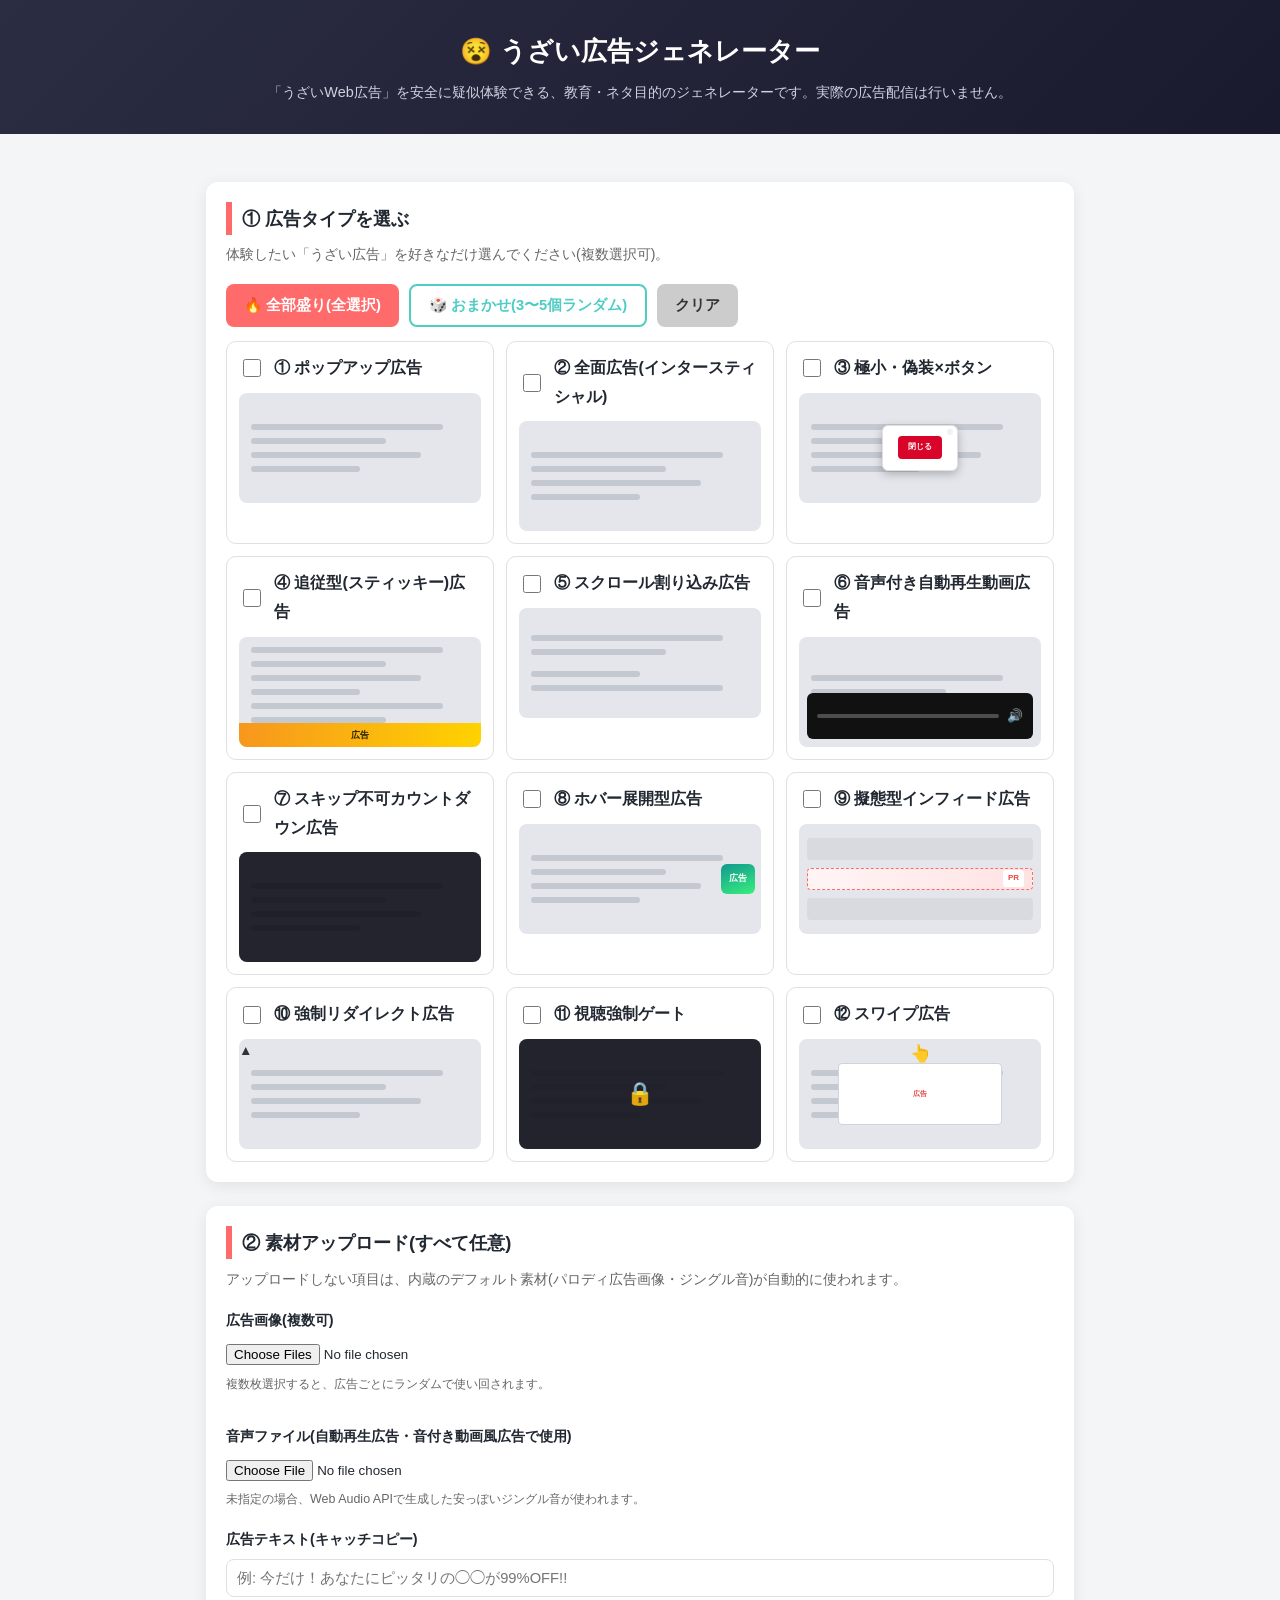
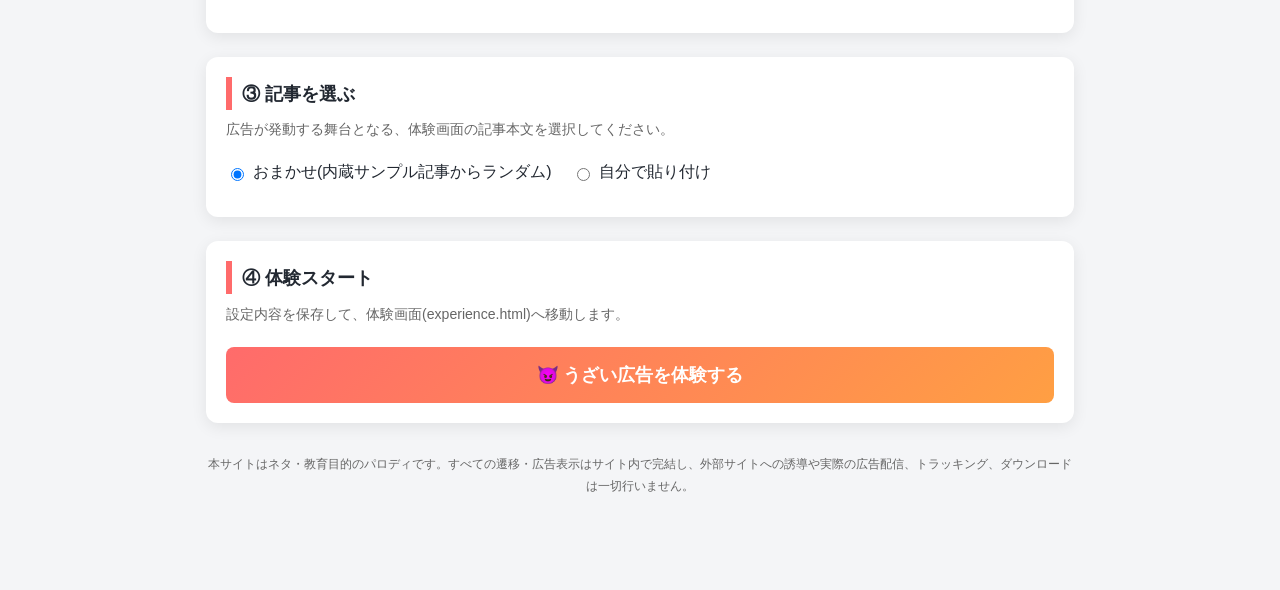
<file: index.html>
<!DOCTYPE html>
<html lang="ja">
<head>
<meta charset="UTF-8" />
<meta name="viewport" content="width=device-width, initial-scale=1.0" />
<title>うざい広告ジェネレーター</title>
<link rel="stylesheet" href="css/style.css" />
</head>
<body>

<header class="site-header">
  <h1>😵 うざい広告ジェネレーター</h1>
  <p>「うざいWeb広告」を安全に疑似体験できる、教育・ネタ目的のジェネレーターです。実際の広告配信は行いません。</p>
</header>

<main class="container">

  <!-- 1. 広告タイプ選択 -->
  <section class="section">
    <h2>① 広告タイプを選ぶ</h2>
    <p class="section-desc">体験したい「うざい広告」を好きなだけ選んでください(複数選択可)。</p>

    <div class="preset-buttons">
      <button type="button" id="btn-select-all" class="btn btn-primary">🔥 全部盛り(全選択)</button>
      <button type="button" id="btn-random" class="btn btn-outline">🎲 おまかせ(3〜5個ランダム)</button>
      <button type="button" id="btn-clear" class="btn" style="background:#ccc;color:#333;">クリア</button>
    </div>

    <div class="ad-type-list" id="ad-type-list">
      <!-- generator.js がここにチェックボックス群を描画する -->
    </div>
  </section>

  <!-- 2. 素材アップロード -->
  <section class="section">
    <h2>② 素材アップロード(すべて任意)</h2>
    <p class="section-desc">アップロードしない項目は、内蔵のデフォルト素材(パロディ広告画像・ジングル音)が自動的に使われます。</p>

    <div class="form-row">
      <label class="field-label" for="input-images">広告画像(複数可)</label>
      <input type="file" id="input-images" accept="image/*" multiple />
      <p class="file-hint">複数枚選択すると、広告ごとにランダムで使い回されます。</p>
      <div class="thumb-row" id="image-thumbs"></div>
    </div>

    <div class="form-row">
      <label class="field-label" for="input-audio">音声ファイル(自動再生広告・音付き動画風広告で使用)</label>
      <input type="file" id="input-audio" accept="audio/*" />
      <p class="file-hint" id="audio-hint">未指定の場合、Web Audio APIで生成した安っぽいジングル音が使われます。</p>
    </div>

    <div class="form-row">
      <label class="field-label" for="input-text">広告テキスト(キャッチコピー)</label>
      <input type="text" id="input-text" placeholder="例: 今だけ！あなたにピッタリの◯◯が99%OFF!!" maxlength="80" />
    </div>

    <div class="warning-box" id="size-warning">
      ⚠ アップロードされた素材の合計サイズが大きすぎたため、一部の素材をデフォルトに置き換えました。
    </div>
  </section>

  <!-- 3. 記事選択 -->
  <section class="section">
    <h2>③ 記事を選ぶ</h2>
    <p class="section-desc">広告が発動する舞台となる、体験画面の記事本文を選択してください。</p>

    <div class="radio-row">
      <label><input type="radio" name="article-mode" value="random" checked /> おまかせ(内蔵サンプル記事からランダム)</label>
      <label><input type="radio" name="article-mode" value="custom" /> 自分で貼り付け</label>
    </div>

    <div class="form-row" id="custom-article-row" style="display:none;">
      <label class="field-label" for="input-custom-article">記事本文(改行で段落分けされます)</label>
      <textarea id="input-custom-article" placeholder="ここに好きな文章を貼り付けてください。"></textarea>
    </div>
  </section>

  <!-- 4. 体験開始 -->
  <section class="section">
    <h2>④ 体験スタート</h2>
    <p class="section-desc">設定内容を保存して、体験画面(experience.html)へ移動します。</p>
    <button type="button" id="btn-start" class="btn btn-large">😈 うざい広告を体験する</button>
  </section>

  <p class="footer-note">
    本サイトはネタ・教育目的のパロディです。すべての遷移・広告表示はサイト内で完結し、外部サイトへの誘導や実際の広告配信、トラッキング、ダウンロードは一切行いません。
  </p>
</main>

<script src="js/generator.js"></script>
</body>
</html>
</file>
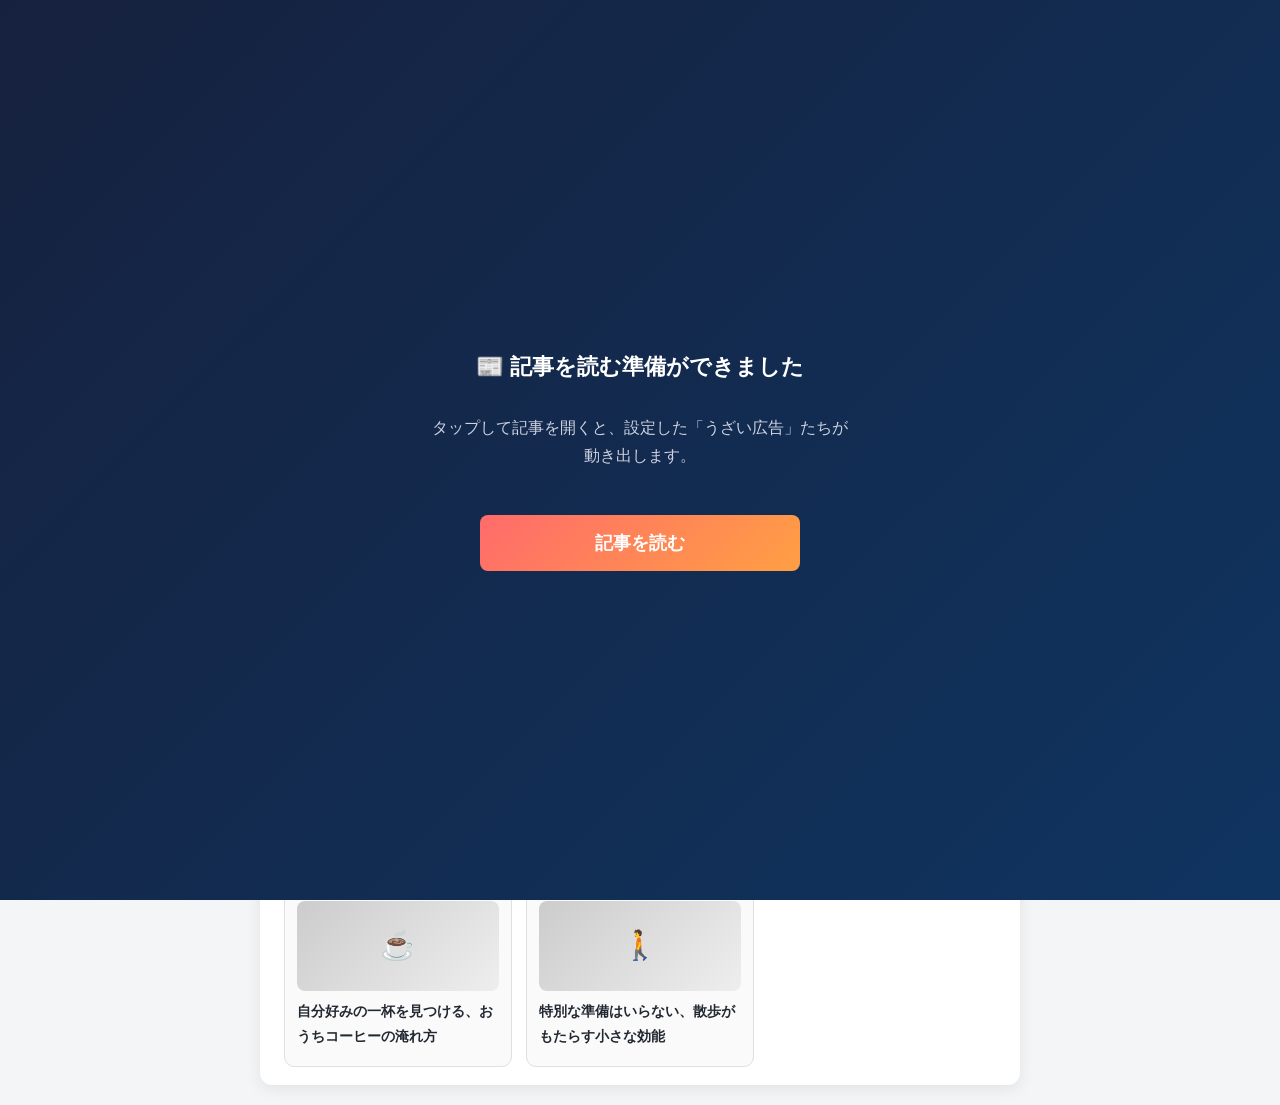
<file: experience.html>
<!DOCTYPE html>
<html lang="ja">
<head>
<meta charset="UTF-8" />
<meta name="viewport" content="width=device-width, initial-scale=1.0" />
<title>体験画面 | うざい広告ジェネレーター</title>
<link rel="stylesheet" href="css/style.css" />
</head>
<body>

<div class="exp-topbar">
  <span id="active-ad-count">広告 読み込み中…</span>
  <a href="index.html">⚙ 設定に戻る</a>
</div>

<!-- 記事タップ用の軽いオーバーレイ。
     音声自動再生の許可を得るためのユーザージェスチャとして機能させる。 -->
<div class="start-overlay" id="start-overlay">
  <h2>📰 記事を読む準備ができました</h2>
  <p>タップして記事を開くと、設定した「うざい広告」たちが動き出します。</p>
  <button type="button" class="btn btn-large" id="start-overlay-btn" style="max-width:320px;">記事を読む</button>
</div>

<div class="exp-layout">
  <div class="exp-main-col">
    <article class="exp-article" id="article-content">
      <!-- experience.js がここに記事タイトル・本文・広告スロットを描画する -->
    </article>

    <section class="exp-article" style="padding:18px 24px;">
      <h2 style="font-size:1.05rem;">おすすめ記事</h2>
      <div class="recommend-list" id="recommend-list"></div>
    </section>
  </div>

  <!-- ホバー展開型広告(選択時のみ)がここに挿入される。
       CSSの :empty で非選択時に非表示にするため、タグ内は空のままにすること -->
  <aside class="exp-side-col" id="side-col"></aside>
</div>

<script src="js/articles.js"></script>
<script src="js/ads.js"></script>
<script>
  /**
   * experience.html のメインスクリプト。
   * - sessionStorageから設定を読み込み
   * - 記事本文を描画(内蔵サンプル or ユーザー貼り付け)
   * - おすすめ記事リストを描画
   * - 開始オーバーレイのタップをトリガーに、選択された広告タイプの
   *   init〜Ad関数をAdTypesレジストリ経由で呼び出す
   */

  const DEFAULT_CONFIG = {
    adTypes: ["popup", "sticky"],
    images: [],
    audio: null,
    adText: "",
    articleMode: "random",
    customArticle: "",
  };

  function getConfigOrDefault() {
    const loaded = window.loadUzaAdConfig();
    if (loaded && Array.isArray(loaded.adTypes) && loaded.adTypes.length > 0) {
      return loaded;
    }
    // index.htmlを経由せず直接開かれた場合などのフォールバック
    return DEFAULT_CONFIG;
  }

  function pickArticle(config) {
    if (config.articleMode === "custom" && config.customArticle && config.customArticle.trim() !== "") {
      const paragraphs = config.customArticle
        .split(/\n+/)
        .map((s) => s.trim())
        .filter((s) => s.length > 0);
      return { title: "あなたが貼り付けた記事", body: paragraphs.length > 0 ? paragraphs : [config.customArticle] };
    }
    const list = window.ARTICLES || [];
    const picked = list[Math.floor(Math.random() * list.length)];
    return picked || { title: "サンプル記事", body: ["記事データを読み込めませんでした。"] };
  }

  /** 記事本文を描画し、広告を差し込むためのスロット要素を用意する */
  function renderArticle(container, article) {
    const h1 = document.createElement("h1");
    h1.textContent = article.title;
    container.appendChild(h1);

    const paragraphs = article.body;
    const n = paragraphs.length;
    const videoAt = Math.min(n - 1, Math.max(0, Math.floor(n / 4)));
    const scroll1At = Math.min(n - 1, Math.max(videoAt, Math.floor((n * 2) / 5)));
    const scroll2At = Math.min(n - 1, Math.max(scroll1At, Math.floor((n * 4) / 5)));

    const scrollSlots = [];
    let videoAdSlot = null;

    paragraphs.forEach((text, idx) => {
      const p = document.createElement("p");
      p.textContent = text;
      container.appendChild(p);

      if (idx === videoAt && !videoAdSlot) {
        videoAdSlot = document.createElement("div");
        videoAdSlot.id = "video-ad-slot";
        container.appendChild(videoAdSlot);
      }
      if (idx === scroll1At) {
        const slot = document.createElement("div");
        slot.className = "scroll-ad-slot";
        container.appendChild(slot);
        scrollSlots.push(slot);
      }
      if (idx === scroll2At && scroll2At !== scroll1At) {
        const slot = document.createElement("div");
        slot.className = "scroll-ad-slot";
        container.appendChild(slot);
        scrollSlots.push(slot);
      }
    });

    if (!videoAdSlot) {
      videoAdSlot = document.createElement("div");
      videoAdSlot.id = "video-ad-slot";
      container.appendChild(videoAdSlot);
    }

    return { scrollSlots, videoAdSlot };
  }

  /** 「本物」のおすすめ記事リンクをいくつか描画する(擬態型広告の紛れ込み先になる) */
  function renderRecommendList(listEl, currentTitle) {
    const genuineTitles = [
      { emoji: "☕", title: "自分好みの一杯を見つける、おうちコーヒーの淹れ方" },
      { emoji: "🐈", title: "気ままに見えて実は繊細? 猫の行動から読み解く気持ち" },
      { emoji: "🚶", title: "特別な準備はいらない、散歩がもたらす小さな効能" },
    ].filter((a) => a.title !== currentTitle);

    listEl.innerHTML = "";
    genuineTitles.forEach((item) => {
      const a = document.createElement("a");
      a.href = "javascript:void(0);";
      a.className = "recommend-item";
      a.innerHTML = `
        <div class="recommend-thumb">${item.emoji}</div>
        <div class="recommend-title">${item.title}</div>
      `;
      a.addEventListener("click", (e) => e.preventDefault());
      listEl.appendChild(a);
    });
  }

  function updateActiveAdCount(count) {
    document.getElementById("active-ad-count").textContent = `発動中の広告タイプ: ${count}種類`;
  }

  document.addEventListener("DOMContentLoaded", () => {
    const config = getConfigOrDefault();
    const article = pickArticle(config);

    const articleContainer = document.getElementById("article-content");
    const { scrollSlots, videoAdSlot } = renderArticle(articleContainer, article);

    const recommendList = document.getElementById("recommend-list");
    renderRecommendList(recommendList, article.title);

    updateActiveAdCount(config.adTypes.length);

    const ctx = {
      articleContainer,
      sideCol: document.getElementById("side-col"),
      recommendList,
      scrollSlots,
      videoAdSlot,
    };

    // 開始オーバーレイをタップしたら、選択された広告タイプを一斉に起動する
    const overlay = document.getElementById("start-overlay");
    document.getElementById("start-overlay-btn").addEventListener("click", () => {
      overlay.style.display = "none";
      window.unlockUzaAudio();

      config.adTypes.forEach((typeId) => {
        const initFn = window.AdTypes[typeId];
        if (typeof initFn === "function") {
          try {
            initFn(config, ctx);
          } catch (e) {
            console.warn(`広告タイプ "${typeId}" の初期化に失敗しました:`, e);
          }
        }
      });
    });
  });
</script>
</body>
</html>
</file>
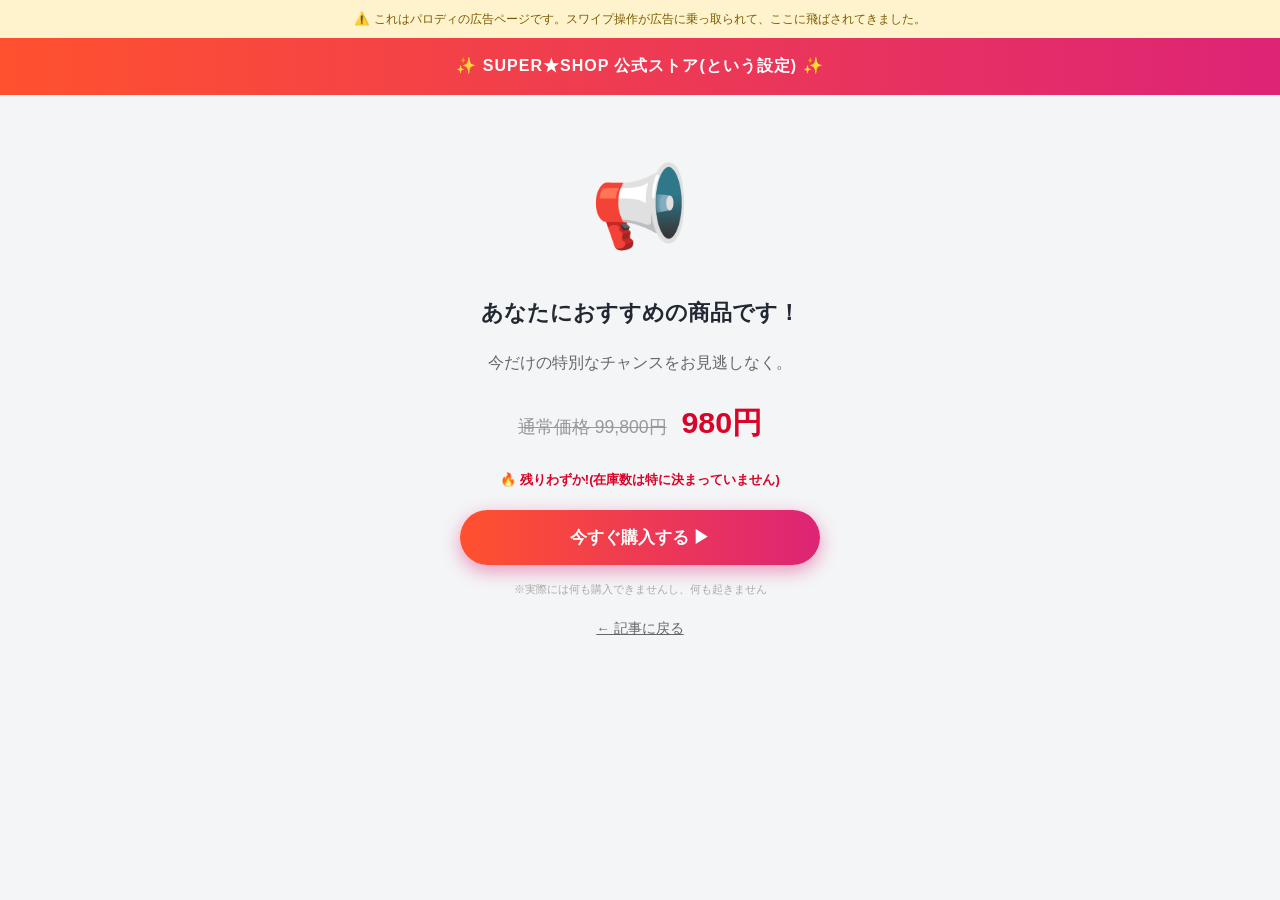
<file: swipe-lp.html>
<!DOCTYPE html>
<html lang="ja">
<head>
<meta charset="UTF-8" />
<meta name="viewport" content="width=device-width, initial-scale=1.0" />
<title>【公式】特別キャンペーン | うざい広告ジェネレーター(パロディ)</title>
<link rel="stylesheet" href="css/style.css" />
</head>
<body>

<div class="swipelp-notice">⚠️ これはパロディの広告ページです。スワイプ操作が広告に乗っ取られて、ここに飛ばされてきました。</div>

<header class="swipelp-header">✨ SUPER★SHOP 公式ストア(という設定) ✨</header>

<main class="swipelp-body">
  <div id="lp-media" class="swipelp-emoji">📢</div>
  <h1 id="lp-title" style="font-size:1.35rem;">あなたにおすすめの商品です！</h1>
  <p id="lp-desc" style="color:var(--color-text-sub);">今だけの特別なチャンスをお見逃しなく。</p>

  <div class="swipelp-price">
    <span class="old">通常価格 99,800円</span>
    <span class="new">980円</span>
  </div>
  <div class="swipelp-stock">🔥 残りわずか!(在庫数は特に決まっていません)</div>

  <button type="button" class="swipelp-cta" id="lp-cta-btn">今すぐ購入する ▶</button>
  <div style="font-size:0.7rem;color:#aaa;">※実際には何も購入できませんし、何も起きません</div>

  <a href="javascript:void(0);" class="swipelp-back" id="lp-back-btn">← 記事に戻る</a>
</main>

<script>
  // 体験画面から渡されたクリエイティブがあれば差し替える
  (function () {
    try {
      const raw = sessionStorage.getItem("uzaSwipeLpCreative");
      if (raw) {
        const c = JSON.parse(raw);
        if (c.imageSrc) {
          const img = document.createElement("img");
          img.src = c.imageSrc;
          img.alt = "広告画像";
          img.className = "swipelp-img";
          document.getElementById("lp-media").replaceWith(img);
        } else if (c.emoji) {
          document.getElementById("lp-media").textContent = c.emoji;
        }
        if (c.title) document.getElementById("lp-title").textContent = c.title;
        if (c.desc) document.getElementById("lp-desc").textContent = c.desc;
      }
    } catch (e) {
      /* 読めなければデフォルト表示のまま */
    }

    // 購入ボタンはお約束のtrap.htmlへ(サイト内で完結)
    document.getElementById("lp-cta-btn").addEventListener("click", function () {
      location.href = "trap.html";
    });

    // 記事に戻る(履歴がない場合は体験画面へ)
    document.getElementById("lp-back-btn").addEventListener("click", function () {
      if (history.length > 1) {
        history.back();
      } else {
        location.href = "experience.html";
      }
    });
  })();
</script>
</body>
</html>
</file>
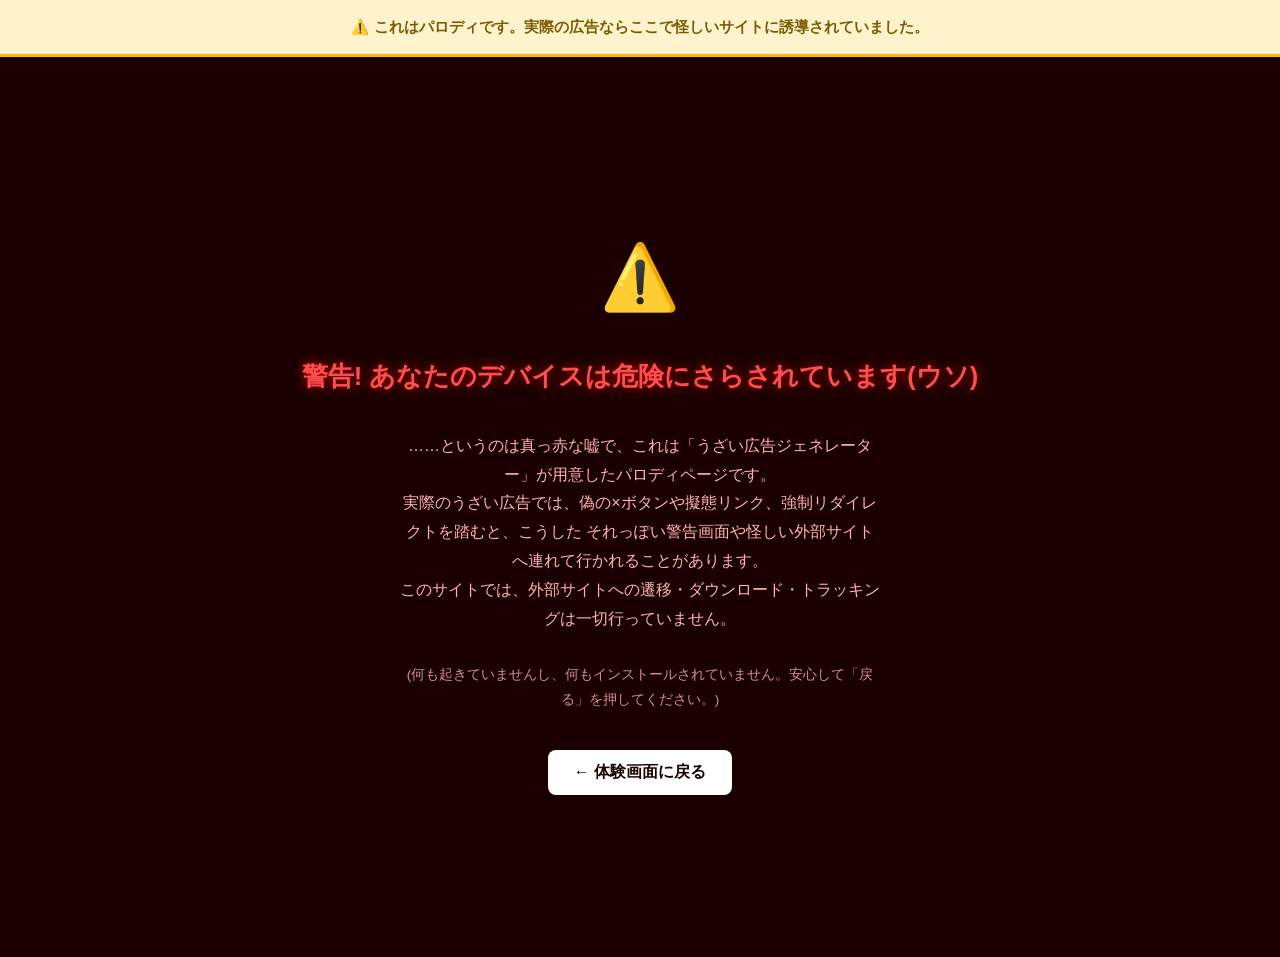
<file: trap.html>
<!DOCTYPE html>
<html lang="ja">
<head>
<meta charset="UTF-8" />
<meta name="viewport" content="width=device-width, initial-scale=1.0" />
<title>警告!? | うざい広告ジェネレーター(パロディ)</title>
<link rel="stylesheet" href="css/style.css" />
</head>
<body>

<div class="trap-disclaimer">
  ⚠️ これはパロディです。実際の広告ならここで怪しいサイトに誘導されていました。
</div>

<div class="trap-body">
  <div class="trap-warning-icon">⚠️</div>
  <h1>警告! あなたのデバイスは危険にさらされています(ウソ)</h1>
  <p>
    ……というのは真っ赤な嘘で、これは「うざい広告ジェネレーター」が用意したパロディページです。<br />
    実際のうざい広告では、偽の×ボタンや擬態リンク、強制リダイレクトを踏むと、こうした
    それっぽい警告画面や怪しい外部サイトへ連れて行かれることがあります。<br />
    このサイトでは、外部サイトへの遷移・ダウンロード・トラッキングは一切行っていません。
  </p>
  <p style="font-size:0.85rem;opacity:0.8;">
    (何も起きていませんし、何もインストールされていません。安心して「戻る」を押してください。)
  </p>
  <button type="button" class="trap-back-btn" onclick="location.href='experience.html'">← 体験画面に戻る</button>
</div>

</body>
</html>
</file>
<file: css/style.css>
/* ==========================================================
   うざい広告ジェネレーター - 共通スタイルシート
   index.html / experience.html / trap.html で共有する。
   外部フォント・外部CDNは一切使用せず、システムフォントのみ。
   ========================================================== */

:root {
  --color-bg: #f4f5f7;
  --color-surface: #ffffff;
  --color-text: #222831;
  --color-text-sub: #666;
  --color-primary: #ff6b6b;
  --color-primary-dark: #e84545;
  --color-accent: #4ecdc4;
  --color-warning: #ffb703;
  --color-danger: #d90429;
  --color-border: #e0e0e0;
  --shadow-soft: 0 4px 16px rgba(0, 0, 0, 0.08);
  --radius: 12px;
  --font-main: "Hiragino Sans", "Hiragino Kaku Gothic ProN", "Yu Gothic",
    "Meiryo", -apple-system, BlinkMacSystemFont, "Segoe UI", sans-serif;
}

* {
  box-sizing: border-box;
}

html,
body {
  margin: 0;
  padding: 0;
  font-family: var(--font-main);
  background: var(--color-bg);
  color: var(--color-text);
  line-height: 1.8;
}

/* overflow-x は html だけに設定する。html/body 両方に設定すると
   CSSの仕様(overflow-x/overflow-yの片方が非visibleだと、もう片方の
   'visible' は 'auto' に補正される)により body 側にも overflow-y:auto
   の見えないスクロールコンテナが生まれてしまい、body配下の全ての
   position: sticky 要素(.exp-topbar 等)が効かなくなる副作用があった。
   html 側だけに絞ることで、その補正はルート要素→ビューポートへの
   伝播で吸収され、sticky はビューポート基準で正しく機能する。 */
html {
  overflow-x: hidden;
}

a {
  color: var(--color-primary-dark);
}

img {
  max-width: 100%;
  display: block;
}

button {
  font-family: inherit;
  cursor: pointer;
}

.container {
  max-width: 900px;
  margin: 0 auto;
  padding: 24px 16px 80px;
}

/* ---------- ヘッダー共通 ---------- */
.site-header {
  background: linear-gradient(135deg, #2b2d42, #1a1a2e);
  color: #fff;
  padding: 28px 16px;
  text-align: center;
}

.site-header h1 {
  margin: 0 0 6px;
  font-size: 1.6rem;
}

.site-header p {
  margin: 0;
  color: #cfd2e0;
  font-size: 0.9rem;
}

/* ---------- セクション ---------- */
.section {
  background: var(--color-surface);
  border-radius: var(--radius);
  box-shadow: var(--shadow-soft);
  padding: 20px;
  margin-top: 24px;
}

.section h2 {
  margin-top: 0;
  font-size: 1.15rem;
  border-left: 6px solid var(--color-primary);
  padding-left: 10px;
}

.section-desc {
  color: var(--color-text-sub);
  font-size: 0.88rem;
  margin-top: -8px;
  margin-bottom: 16px;
}

/* ---------- 広告タイプ選択 ---------- */
.ad-type-list {
  display: grid;
  grid-template-columns: repeat(auto-fill, minmax(260px, 1fr));
  gap: 12px;
}

.ad-type-item {
  border: 1px solid var(--color-border);
  border-radius: 10px;
  padding: 12px;
  display: flex;
  flex-direction: column;
  gap: 10px;
  transition: border-color 0.2s, background 0.2s;
}

.ad-type-item:has(input:checked) {
  border-color: var(--color-primary);
  background: #fff5f5;
}

.ad-type-item-head {
  display: flex;
  gap: 10px;
  align-items: center;
}

.ad-type-item input[type="checkbox"] {
  width: 18px;
  height: 18px;
  flex-shrink: 0;
}

.ad-type-item label {
  cursor: pointer;
}

.ad-type-item .ad-type-name {
  font-weight: bold;
  display: block;
}

.preset-buttons {
  margin-bottom: 14px;
  display: flex;
  gap: 10px;
  flex-wrap: wrap;
}

/* ==========================================================
   広告タイプ選択カードのミニプレビュー(純CSS keyframesアニメーション)
   各カードの .ad-preview.preview--{id} 内に「ミニチュアの記事」
   (.ad-preview-article + .pv-line)を背景として置き、そのタイプ固有の
   演出要素(.pv-xxx)を重ねてループ表示する。JSでのアニメーション
   制御は行わない(生成のみ generator.js が担当)。
   ========================================================== */

.ad-preview {
  position: relative;
  height: 110px;
  border-radius: 8px;
  overflow: hidden;
  background: #e4e6ec;
  isolation: isolate;
}

.ad-preview-article {
  position: absolute;
  inset: 0;
  padding: 10px 12px;
  display: flex;
  flex-direction: column;
  justify-content: center;
  gap: 8px;
  z-index: 1;
}

.pv-line {
  display: block;
  height: 6px;
  border-radius: 3px;
  background: #c4c8d1;
}

.pv-line:nth-child(4n + 1) {
  width: 88%;
}
.pv-line:nth-child(4n + 2) {
  width: 62%;
}
.pv-line:nth-child(4n + 3) {
  width: 78%;
}
.pv-line:nth-child(4n + 4) {
  width: 50%;
}

/* ④スティッキーは「記事だけがスクロールし続ける」演出 */
.preview--sticky .ad-preview-article {
  justify-content: flex-start;
  animation: pvLinesScroll 4s linear infinite;
}

@keyframes pvLinesScroll {
  0% {
    transform: translateY(0);
  }
  100% {
    transform: translateY(-46px);
  }
}

/* 汎用ミニモーダル(①popup / ③fakeClose で使用) */
.pv-modal {
  position: absolute;
  left: 50%;
  top: 50%;
  width: 76px;
  height: 46px;
  margin-left: -38px;
  margin-top: -23px;
  background: #fff;
  border-radius: 6px;
  box-shadow: 0 3px 10px rgba(0, 0, 0, 0.25);
  z-index: 2;
  display: flex;
  flex-direction: column;
  align-items: center;
  justify-content: center;
}

/* ---- ①ポップアップ広告プレビュー ---- */
.pv-popup-modal {
  border: 1px solid var(--color-primary);
  opacity: 0;
  transform: scale(0.4);
  animation: pvPopup 3.6s ease-in-out infinite;
}

.pv-modal-x {
  position: absolute;
  top: 3px;
  right: 5px;
  font-size: 0.5rem;
  color: #999;
}

.pv-modal-label {
  font-size: 0.58rem;
  font-weight: bold;
  color: var(--color-primary-dark);
}

@keyframes pvPopup {
  0%,
  8% {
    opacity: 0;
    transform: scale(0.4);
  }
  20%,
  70% {
    opacity: 1;
    transform: scale(1);
  }
  85%,
  100% {
    opacity: 0;
    transform: scale(0.4);
  }
}

/* ---- ②全面広告(インタースティシャル)プレビュー ---- */
.pv-interstitial-panel {
  position: absolute;
  inset: 0;
  z-index: 2;
  background: linear-gradient(135deg, #360033, #0b8793);
  color: #fff;
  font-size: 0.62rem;
  font-weight: bold;
  display: flex;
  align-items: center;
  justify-content: center;
  transform: translateX(100%);
  animation: pvInterstitial 3.6s ease-in-out infinite;
}

@keyframes pvInterstitial {
  0% {
    transform: translateX(100%);
  }
  20%,
  60% {
    transform: translateX(0);
  }
  80%,
  100% {
    transform: translateX(-100%);
  }
}

/* ---- ③極小・偽装×ボタンプレビュー ---- */
.pv-fakeclose-modal {
  border: 1px solid var(--color-border);
}

.pv-tiny-x {
  position: absolute;
  top: 3px;
  right: 4px;
  width: 6px;
  height: 6px;
  font-size: 5px;
  line-height: 6px;
  color: #eee;
  background: #f2f2f2;
  border-radius: 2px;
  overflow: hidden;
}

.pv-fake-btn {
  background: var(--color-danger);
  color: #fff;
  font-size: 0.5rem;
  font-weight: bold;
  padding: 4px 10px;
  border-radius: 4px;
  animation: pvFakeBlink 1s ease-in-out infinite;
}

@keyframes pvFakeBlink {
  0%,
  100% {
    opacity: 1;
    box-shadow: 0 0 0 rgba(217, 4, 41, 0);
  }
  50% {
    opacity: 0.7;
    box-shadow: 0 0 8px rgba(217, 4, 41, 0.7);
  }
}

/* ---- ④追従型(スティッキー)広告プレビュー ---- */
.pv-sticky-bar {
  position: absolute;
  left: 0;
  right: 0;
  bottom: 0;
  height: 24px;
  z-index: 2;
  background: linear-gradient(90deg, #f7971e, #ffd200);
  color: #2b2200;
  font-size: 0.58rem;
  font-weight: bold;
  display: flex;
  align-items: center;
  justify-content: center;
}

/* ---- ⑤スクロール割り込み広告プレビュー ---- */
.pv-scrollinterrupt-block {
  display: block;
  height: 0;
  overflow: hidden;
  background: linear-gradient(135deg, #8e2de2, #4a00e0);
  color: #fff;
  font-size: 0.55rem;
  font-weight: bold;
  text-align: center;
  line-height: 22px;
  border-radius: 3px;
  animation: pvScrollInterrupt 3.6s ease-in-out infinite;
}

@keyframes pvScrollInterrupt {
  0%,
  25% {
    height: 0;
  }
  40%,
  75% {
    height: 22px;
  }
  90%,
  100% {
    height: 0;
  }
}

/* ---- ⑥音声付き自動再生動画広告プレビュー ---- */
.pv-video-box {
  position: absolute;
  left: 8px;
  right: 8px;
  bottom: 8px;
  height: 46px;
  z-index: 2;
  background: #111;
  border-radius: 6px;
  display: flex;
  align-items: center;
  padding: 0 10px;
  gap: 8px;
}

.pv-video-progress-track {
  flex: 1;
  height: 4px;
  background: rgba(255, 255, 255, 0.25);
  border-radius: 4px;
  overflow: hidden;
}

.pv-video-progress-bar {
  display: block;
  height: 100%;
  width: 0%;
  background: var(--color-primary);
  animation: pvVideoProgress 3.6s linear infinite;
}

@keyframes pvVideoProgress {
  0% {
    width: 0%;
  }
  90%,
  100% {
    width: 100%;
  }
}

.pv-video-mute {
  font-size: 0.8rem;
  animation: pvMuteWiggle 1.2s ease-in-out infinite;
}

@keyframes pvMuteWiggle {
  0%,
  100% {
    transform: rotate(0deg);
  }
  25% {
    transform: rotate(-12deg);
  }
  75% {
    transform: rotate(12deg);
  }
}

/* ---- ⑦スキップ不可カウントダウン広告プレビュー ---- */
.pv-countdown-overlay {
  position: absolute;
  inset: 0;
  z-index: 2;
  background: rgba(10, 10, 20, 0.88);
  display: flex;
  align-items: center;
  justify-content: center;
}

.pv-num {
  position: absolute;
  font-size: 2rem;
  font-weight: bold;
  color: var(--color-warning);
  opacity: 0;
  animation: pvCountdownNum 3s steps(1) infinite;
}

.pv-num-3 {
  animation-delay: 0s;
}
.pv-num-2 {
  animation-delay: 1s;
}
.pv-num-1 {
  animation-delay: 2s;
}

@keyframes pvCountdownNum {
  0%,
  32% {
    opacity: 1;
  }
  33%,
  100% {
    opacity: 0;
  }
}

/* ---- ⑧ホバー展開型広告プレビュー ---- */
.pv-hover-box {
  position: absolute;
  top: 50%;
  right: 6px;
  transform: translateY(-50%);
  width: 34px;
  height: 30px;
  z-index: 2;
  background: linear-gradient(160deg, #11998e, #38ef7d);
  color: #fff;
  font-size: 0.55rem;
  font-weight: bold;
  border-radius: 6px;
  display: flex;
  align-items: center;
  justify-content: center;
  overflow: hidden;
  animation: pvHoverExpand 3.6s ease-in-out infinite;
}

@keyframes pvHoverExpand {
  0%,
  20% {
    width: 34px;
  }
  45%,
  70% {
    width: 130px;
  }
  90%,
  100% {
    width: 34px;
  }
}

/* ---- ⑨擬態型インフィード広告プレビュー ---- */
.pv-infeed-list {
  position: absolute;
  inset: 8px;
  z-index: 1;
  display: flex;
  flex-direction: column;
  gap: 8px;
  justify-content: center;
}

.pv-infeed-row {
  display: flex;
  align-items: center;
  justify-content: flex-end;
  height: 22px;
  border-radius: 4px;
  background: #d8dae0;
  padding-right: 8px;
}

.pv-infeed-ad {
  background: linear-gradient(90deg, #fff5f5, #ffe3e3);
  border: 1px dashed var(--color-primary);
  /* 最初は普通の記事行に見えて、じわっと広告だと分かる演出 */
  animation: pvInfeedReveal 3.6s ease-in-out infinite;
}

@keyframes pvInfeedReveal {
  0%,
  25% {
    background: #d8dae0;
    border-color: transparent;
  }
  45%,
  80% {
    background: linear-gradient(90deg, #fff5f5, #ffe3e3);
    border-color: var(--color-primary);
  }
  100% {
    background: #d8dae0;
    border-color: transparent;
  }
}

.pv-pr-badge {
  font-style: normal;
  font-size: 0.5rem;
  font-weight: bold;
  color: var(--color-primary-dark);
  background: #fff;
  padding: 1px 5px;
  border-radius: 3px;
}

/* ---- ⑩強制リダイレクト広告プレビュー ---- */
.pv-cursor {
  position: absolute;
  z-index: 3;
  font-size: 0.85rem;
  color: #333;
  animation: pvCursorMove 3.6s ease-in-out infinite;
}

@keyframes pvCursorMove {
  0% {
    left: 75%;
    top: 75%;
    transform: scale(1);
  }
  35% {
    left: 45%;
    top: 45%;
    transform: scale(1);
  }
  45% {
    left: 45%;
    top: 45%;
    transform: scale(0.7);
  }
  55% {
    left: 45%;
    top: 45%;
    transform: scale(1);
  }
  100% {
    left: 75%;
    top: 75%;
    transform: scale(1);
  }
}

.pv-flash {
  position: absolute;
  inset: 0;
  z-index: 2;
  background: var(--color-danger);
  opacity: 0;
  animation: pvFlash 3.6s ease-in-out infinite;
}

@keyframes pvFlash {
  0%,
  48% {
    opacity: 0;
  }
  52%,
  60% {
    opacity: 0.85;
  }
  70%,
  100% {
    opacity: 0;
  }
}

/* ---- ⑪視聴強制ゲートプレビュー ---- */
.pv-gate-overlay {
  position: absolute;
  inset: 0;
  z-index: 2;
  background: rgba(15, 15, 25, 0.9);
  display: flex;
  align-items: center;
  justify-content: center;
  animation: pvGateOpen 3.6s ease-in-out infinite;
}

.pv-lock {
  font-size: 1.4rem;
}

@keyframes pvGateOpen {
  0%,
  80% {
    opacity: 1;
  }
  88% {
    opacity: 0;
  }
  96%,
  100% {
    opacity: 1;
  }
}

/* ---- ⑫スワイプ広告プレビュー ---- */
/* 最初は普通の広告バナー。指が通過すると背景が黒く沈み、
   中のカードが奥へ押し込まれる */
.pv-swipead-banner {
  position: absolute;
  left: 16%;
  right: 16%;
  top: 22%;
  height: 56%;
  z-index: 1;
  border-radius: 4px;
  overflow: hidden;
  perspective: 240px;
  display: flex;
  align-items: center;
  justify-content: center;
  border: 1px solid #cfd3dc;
  animation: pvSwipeBannerDark 4s ease-in-out infinite;
}

.pv-swipead-card {
  width: 100%;
  height: 100%;
  background: #fff;
  border-radius: 3px;
  display: flex;
  align-items: center;
  justify-content: center;
  font-size: 0.45rem;
  font-weight: bold;
  color: var(--color-primary-dark);
  transform-origin: right center;
  animation: pvSwipeCardPush 4s ease-in-out infinite;
}

/* 指が通過するタイミング(14〜34%)で背景が黒く沈む */
@keyframes pvSwipeBannerDark {
  0%,
  18% {
    background: #fff;
  }
  30%,
  44% {
    background: #000;
  }
  54%,
  100% {
    background: #fff;
  }
}

/* 最初は完全に正面向き。指の通過で奥へ押し込まれる */
@keyframes pvSwipeCardPush {
  0%,
  18% {
    transform: rotateY(0deg) translateZ(0);
    box-shadow: none;
  }
  32%,
  42% {
    transform: rotateY(-64deg) translateZ(-34px);
    box-shadow: -8px 0 14px rgba(0, 0, 0, 0.6);
  }
  54%,
  100% {
    transform: rotateY(0deg) translateZ(0);
    box-shadow: none;
  }
}

/* 指(👆)が下から上へスワイプしていく演出 */
.pv-swipead-finger {
  position: absolute;
  left: 50%;
  font-size: 1.05rem;
  z-index: 3;
  transform: translateX(-50%);
  animation: pvSwipeFinger 4s ease-in-out infinite;
}

@keyframes pvSwipeFinger {
  0%,
  6% {
    top: 92%;
    opacity: 0;
  }
  14% {
    opacity: 1;
  }
  34% {
    top: 40%;
    opacity: 1;
  }
  40%,
  100% {
    top: 40%;
    opacity: 0;
  }
}

/* 指がバナーを通過した瞬間、「別の広告ページ」に飛ばされたように
   白いページが横からスライドインしてくる */
.pv-swipead-panel {
  position: absolute;
  inset: 0;
  z-index: 2;
  background: #fff;
  border-top: 6px solid #dd2476;
  color: #dd2476;
  font-size: 0.52rem;
  font-weight: bold;
  display: flex;
  align-items: center;
  justify-content: center;
  text-align: center;
  padding: 0 10px;
  transform: translateX(100%);
  animation: pvSwipeAd 4s ease-in-out infinite;
}

@keyframes pvSwipeAd {
  0%,
  40% {
    transform: translateX(100%);
  }
  48%,
  80% {
    transform: translateX(0);
  }
  88%,
  100% {
    transform: translateX(100%);
  }
}

/* ---------- ボタン共通 ---------- */
.btn {
  border: none;
  border-radius: 8px;
  padding: 10px 18px;
  font-size: 0.92rem;
  font-weight: bold;
  background: var(--color-accent);
  color: #fff;
  transition: transform 0.1s, opacity 0.2s;
}

.btn:hover {
  opacity: 0.88;
}

.btn:active {
  transform: scale(0.97);
}

.btn-primary {
  background: var(--color-primary);
}

.btn-large {
  display: block;
  width: 100%;
  padding: 16px;
  font-size: 1.1rem;
  margin-top: 20px;
  background: linear-gradient(135deg, var(--color-primary), #ff9f43);
}

.btn-outline {
  background: transparent;
  border: 2px solid var(--color-accent);
  color: var(--color-accent);
}

/* ---------- フォーム部品 ---------- */
.form-row {
  margin-bottom: 16px;
}

.form-row label.field-label {
  display: block;
  font-weight: bold;
  margin-bottom: 6px;
  font-size: 0.9rem;
}

.form-row input[type="text"],
.form-row textarea {
  width: 100%;
  padding: 10px;
  border: 1px solid var(--color-border);
  border-radius: 8px;
  font-family: inherit;
  font-size: 0.92rem;
}

.form-row textarea {
  min-height: 140px;
  resize: vertical;
}

.file-hint {
  font-size: 0.78rem;
  color: var(--color-text-sub);
  margin-top: 4px;
}

.thumb-row {
  display: flex;
  gap: 8px;
  flex-wrap: wrap;
  margin-top: 8px;
}

.thumb-row img {
  width: 56px;
  height: 56px;
  object-fit: cover;
  border-radius: 6px;
  border: 1px solid var(--color-border);
}

.radio-row {
  display: flex;
  gap: 20px;
  margin-bottom: 10px;
  flex-wrap: wrap;
}

.radio-row label {
  display: flex;
  align-items: center;
  gap: 6px;
  cursor: pointer;
}

.warning-box {
  background: #fff3cd;
  border: 1px solid var(--color-warning);
  color: #7a5b00;
  padding: 10px 14px;
  border-radius: 8px;
  font-size: 0.85rem;
  margin-top: 12px;
  display: none;
}

.warning-box.show {
  display: block;
}

.footer-note {
  text-align: center;
  color: var(--color-text-sub);
  font-size: 0.78rem;
  margin-top: 30px;
}

/* ==========================================================
   experience.html 専用スタイル
   ========================================================== */

.exp-topbar {
  position: sticky;
  top: 0;
  z-index: 50;
  background: #1a1a2e;
  color: #eee;
  display: flex;
  justify-content: space-between;
  align-items: center;
  padding: 6px 14px;
  font-size: 0.78rem;
}

.exp-topbar a {
  color: #9be3ff;
  text-decoration: none;
}

.exp-article {
  background: var(--color-surface);
  border-radius: var(--radius);
  box-shadow: var(--shadow-soft);
  padding: 24px;
  margin: 20px auto;
  max-width: 760px;
  position: relative;
}

.exp-article h1 {
  font-size: 1.5rem;
  margin-top: 0;
}

.exp-article p {
  margin: 0 0 18px;
}

.exp-layout {
  display: flex;
  gap: 20px;
  max-width: 960px;
  margin: 0 auto;
  padding: 0 12px;
  align-items: flex-start;
}

.exp-main-col {
  flex: 1;
  min-width: 0;
}

.exp-side-col {
  width: 160px;
  flex-shrink: 0;
  position: sticky;
  top: 50px;
}

/* ホバー展開広告が未選択のときは空の列を消して記事を中央に */
.exp-side-col:empty {
  display: none;
}

@media (max-width: 780px) {
  .exp-layout {
    flex-direction: column;
  }
  .exp-side-col {
    width: 100%;
    position: static;
  }
}

/* ---- 開始オーバーレイ(ユーザージェスチャ取得用) ---- */
.start-overlay {
  position: fixed;
  inset: 0;
  z-index: 999;
  background: linear-gradient(135deg, #16213e, #0f3460);
  color: #fff;
  display: flex;
  flex-direction: column;
  align-items: center;
  justify-content: center;
  text-align: center;
  padding: 20px;
}

.start-overlay h2 {
  font-size: 1.4rem;
  margin-bottom: 10px;
}

.start-overlay p {
  color: #cfd2e0;
  margin-bottom: 24px;
  max-width: 420px;
}

/* ---- 汎用モーダル(ポップアップ/偽×/全面広告共通の土台) ---- */
.ad-modal-overlay {
  position: fixed;
  inset: 0;
  background: rgba(0, 0, 0, 0.6);
  display: flex;
  align-items: center;
  justify-content: center;
  z-index: 400;
  padding: 16px;
}

.ad-modal-box {
  background: #fff;
  border-radius: 14px;
  max-width: 420px;
  width: 100%;
  padding: 22px;
  position: relative;
  box-shadow: 0 10px 40px rgba(0, 0, 0, 0.4);
  text-align: center;
}

.ad-modal-box .ad-label {
  position: absolute;
  top: 6px;
  left: 8px;
  font-size: 0.6rem;
  color: #bbb;
}

.ad-creative-emoji {
  font-size: 3rem;
  margin-bottom: 8px;
}

.ad-creative-title {
  font-weight: bold;
  font-size: 1.15rem;
  margin-bottom: 6px;
}

.ad-creative-desc {
  font-size: 0.88rem;
  color: var(--color-text-sub);
  margin-bottom: 14px;
}

.ad-cta-btn {
  display: inline-block;
  background: var(--color-primary);
  color: #fff;
  border: none;
  border-radius: 30px;
  padding: 10px 26px;
  font-weight: bold;
  font-size: 0.95rem;
}

/* 本物の×(小さく背景に同化) */
.real-close-btn {
  position: absolute;
  top: 6px;
  right: 6px;
  width: 8px;
  height: 8px;
  border: none;
  background: #f4f4f4;
  color: #f4f4f4;
  font-size: 6px;
  line-height: 8px;
  padding: 0;
  border-radius: 2px;
  transition: background 0.2s, color 0.2s;
}

.real-close-btn:hover {
  background: #ccc;
  color: #555;
}

/* 偽の×(目立つ) */
.fake-close-btn {
  display: block;
  margin: 10px auto 0;
  background: var(--color-danger);
  color: #fff;
  border: none;
  border-radius: 8px;
  padding: 10px 20px;
  font-weight: bold;
  width: 100%;
}

/* ---- 全面広告(インタースティシャル) ---- */
.interstitial-overlay {
  position: fixed;
  inset: 0;
  z-index: 500;
  background: linear-gradient(135deg, #360033, #0b8793);
  display: flex;
  align-items: center;
  justify-content: center;
  color: #fff;
  text-align: center;
  padding: 20px;
}

.interstitial-close {
  position: absolute;
  top: 14px;
  right: 14px;
  background: rgba(255, 255, 255, 0.15);
  border: 1px solid #fff;
  color: #fff;
  border-radius: 50%;
  width: 34px;
  height: 34px;
  font-size: 1rem;
}

/* ---- 追従型スティッキー広告 ---- */
.sticky-ad {
  position: fixed;
  left: 0;
  right: 0;
  bottom: 0;
  height: 15vh;
  min-height: 90px;
  background: linear-gradient(90deg, #f7971e, #ffd200);
  z-index: 300;
  display: flex;
  align-items: center;
  justify-content: space-between;
  padding: 10px 16px;
  box-shadow: 0 -4px 16px rgba(0, 0, 0, 0.25);
  transition: transform 0.3s ease;
}

.sticky-ad.hidden {
  transform: translateY(110%);
}

.sticky-ad-content {
  display: flex;
  align-items: center;
  gap: 10px;
  color: #2b2200;
  overflow: hidden;
}

.sticky-ad-close {
  background: rgba(0, 0, 0, 0.2);
  border: none;
  color: #fff;
  border-radius: 50%;
  width: 28px;
  height: 28px;
  flex-shrink: 0;
}

/* ---- スクロール割り込み広告 ---- */
.scroll-ad-slot {
  height: 0;
  overflow: hidden;
  transition: height 0.6s ease;
  border-radius: 10px;
  margin: 0;
}

.scroll-ad-slot.expanded {
  height: 300px;
  margin: 18px 0;
}

.scroll-ad-inner {
  height: 100%;
  width: 100%;
  background: linear-gradient(135deg, #8e2de2, #4a00e0);
  color: #fff;
  display: flex;
  flex-direction: column;
  align-items: center;
  justify-content: center;
  text-align: center;
  border-radius: 10px;
  padding: 10px;
}

/* ---- 音声付き自動再生動画広告(疑似動画) ---- */
.video-ad-box {
  position: relative;
  background: #111;
  border-radius: 10px;
  overflow: hidden;
  margin: 20px 0;
  color: #fff;
  text-align: center;
  padding: 30px 16px;
}

.video-ad-fake-screen {
  height: 140px;
  border-radius: 8px;
  margin-bottom: 12px;
  background: linear-gradient(270deg, #ff6b6b, #4ecdc4, #ffd93d, #ff6b6b);
  background-size: 400% 400%;
  animation: videoAdGradient 6s ease infinite;
  display: flex;
  align-items: center;
  justify-content: center;
  font-size: 2.4rem;
}

@keyframes videoAdGradient {
  0% {
    background-position: 0% 50%;
  }
  50% {
    background-position: 100% 50%;
  }
  100% {
    background-position: 0% 50%;
  }
}

.video-ad-progress-track {
  height: 4px;
  background: rgba(255, 255, 255, 0.25);
  border-radius: 4px;
  overflow: hidden;
  margin-top: 10px;
}

.video-ad-progress-bar {
  height: 100%;
  width: 0%;
  background: var(--color-primary);
}

.video-ad-mute {
  position: absolute;
  bottom: 10px;
  right: 10px;
  background: rgba(255, 255, 255, 0.15);
  border: 1px solid #fff;
  color: #fff;
  border-radius: 50%;
  width: 26px;
  height: 26px;
  font-size: 0.75rem;
}

/* ---- スキップ不可カウントダウン広告/視聴強制ゲート 共通 ---- */
.gate-overlay {
  position: fixed;
  inset: 0;
  z-index: 800;
  background: rgba(10, 10, 20, 0.94);
  color: #fff;
  display: flex;
  flex-direction: column;
  align-items: center;
  justify-content: center;
  text-align: center;
  padding: 20px;
}

.gate-in-article {
  position: absolute;
  z-index: 200;
  background: rgba(15, 15, 25, 0.96);
  /* 記事全体(縦に長い)を覆うため、中央寄せをやめてブロックにする。
     中身は .gate-inner がスクロールに追従して常に見える位置に出る。 */
  display: block;
  padding: 0;
}

.gate-in-article .gate-inner {
  position: sticky;
  top: 22vh;
  display: flex;
  flex-direction: column;
  align-items: center;
  justify-content: center;
  text-align: center;
  padding: 30px 20px;
}

.gate-countdown {
  font-size: 2.2rem;
  font-weight: bold;
  margin: 14px 0;
  color: var(--color-warning);
}

.gate-skip-btn {
  margin-top: 10px;
  padding: 12px 28px;
  border-radius: 30px;
  border: none;
  font-weight: bold;
}

.gate-skip-btn:disabled {
  background: #555;
  color: #999;
  cursor: not-allowed;
}

.gate-skip-btn:not(:disabled) {
  background: var(--color-accent);
  color: #fff;
}

/* ---- ホバー展開型広告 ---- */
.hover-ad {
  position: relative;
  z-index: 260; /* 展開時に記事の上に覆いかぶさる */
  width: 100%;
  min-height: 220px;
  border-radius: 10px;
  background: linear-gradient(160deg, #11998e, #38ef7d);
  color: #fff;
  padding: 14px;
  text-align: center;
  transition: width 0.4s ease, transform 0.4s ease, min-height 0.4s ease;
  cursor: pointer;
  overflow: hidden;
}

/* サイドバーは画面右側にあるため、右端を固定したまま「左方向」へ
   展開させる(右に広げると画面外にはみ出して見切れてしまう)。
   translateXの100%は自身の展開後の幅を指すので、
   「左へ(幅 - 元の160px)ぶん」ずらすと右端の位置が変わらない。 */
.hover-ad.expanded {
  width: min(70vw, 700px);
  min-height: 420px;
  transform: translateX(calc(160px - 100%));
}

@media (max-width: 780px) {
  /* モバイルではサイドバーが全幅・記事の下になるため、ずらさずその場で拡大 */
  .hover-ad.expanded {
    width: 100%;
    transform: none;
  }
}

/* ---- スワイプ広告 ---- */
/* 記事に挿入される、一見無害な普通のインライン広告バナー */
/* 通常時は黒枠なしの、他と同じ「普通のインライン広告」。
   スワイプが通ると背景が黒く沈み(.pushing)、カードが
   rotateY/translateZで奥へ押し込まれていき、押し込みきると発動する */
.swipead-banner {
  position: relative;
  height: 300px;
  margin: 20px 0;
  border-radius: 10px;
  border: 1px solid var(--color-border);
  background: #fff;
  overflow: hidden;
  perspective: 700px;
  display: flex;
  align-items: center;
  justify-content: center;
  transition: background 0.25s ease, border-color 0.25s ease;
  /* バナー上のタッチをブラウザのスクロールに使わせない
     (スクロールの動きを広告が乗っ取る) */
  touch-action: none;
}

.swipead-banner.pushing {
  background: #000;
  border-color: #000;
}

.swipead-tag {
  position: absolute;
  top: 6px;
  left: 10px;
  z-index: 3;
  font-size: 0.6rem;
  color: #bbb;
}

/* 本物っぽさ演出のAdChoices風アイコン(飾り。押せない) */
.swipead-adchoices {
  position: absolute;
  top: 5px;
  right: 8px;
  z-index: 3;
  font-size: 0.72rem;
  letter-spacing: 2px;
  color: #4a9fd8;
  pointer-events: none;
}

.swipead-card {
  width: 100%;
  height: 100%;
  background: #fff;
  border-radius: 9px;
  overflow: hidden;
  display: flex;
  flex-direction: column;
  align-items: center;
  justify-content: center;
  gap: 6px;
  padding: 14px;
  text-align: center;
  transform-origin: right center;
  /* 最初は完全にまっすぐ。スワイプが通るとJSがtransformを与える */
  transition: transform 0.25s ease-out, box-shadow 0.25s ease;
  will-change: transform;
}

.swipead-banner.pushing .swipead-card {
  box-shadow: -24px 0 50px rgba(0, 0, 0, 0.65);
}

.swipead-card-img {
  max-height: 55%;
  max-width: 100%;
  object-fit: cover;
  border-radius: 4px;
}

@media (max-width: 480px) {
  .swipead-banner {
    height: 260px;
  }
}

/* ==========================================================
   swipe-lp.html(スワイプ広告の飛び先=偽の広告ランディングページ)
   ========================================================== */

.swipelp-notice {
  background: #fff3cd;
  color: #7a5b00;
  text-align: center;
  font-size: 0.78rem;
  padding: 8px 14px;
}

.swipelp-header {
  background: linear-gradient(90deg, #ff512f, #dd2476);
  color: #fff;
  text-align: center;
  padding: 14px;
  font-weight: bold;
  letter-spacing: 1px;
}

.swipelp-body {
  max-width: 520px;
  margin: 0 auto;
  padding: 30px 20px 60px;
  text-align: center;
}

.swipelp-emoji {
  font-size: 5rem;
  margin: 10px 0;
}

.swipelp-img {
  max-height: 240px;
  margin: 10px auto;
  border-radius: 10px;
}

.swipelp-price {
  margin: 18px 0;
  font-size: 1.1rem;
}

.swipelp-price .old {
  text-decoration: line-through;
  color: #999;
  margin-right: 10px;
}

.swipelp-price .new {
  color: var(--color-danger);
  font-size: 1.9rem;
  font-weight: bold;
  animation: swipelpBlink 0.9s steps(1) infinite;
}

@keyframes swipelpBlink {
  0%,
  59% {
    opacity: 1;
  }
  60%,
  100% {
    opacity: 0.35;
  }
}

.swipelp-stock {
  font-size: 0.82rem;
  color: var(--color-danger);
  font-weight: bold;
  margin-bottom: 18px;
}

.swipelp-cta {
  display: block;
  width: 100%;
  max-width: 360px;
  margin: 0 auto 14px;
  background: linear-gradient(90deg, #ff512f, #dd2476);
  color: #fff;
  border: none;
  border-radius: 40px;
  padding: 16px;
  font-size: 1.05rem;
  font-weight: bold;
  box-shadow: 0 6px 18px rgba(221, 36, 118, 0.45);
}

.swipelp-back {
  display: inline-block;
  margin-top: 18px;
  color: var(--color-text-sub);
  font-size: 0.85rem;
}

/* ---- 擬態型インフィード広告 ---- */
.recommend-list {
  display: grid;
  grid-template-columns: repeat(auto-fill, minmax(200px, 1fr));
  gap: 14px;
  margin-top: 14px;
}

.recommend-item {
  border: 1px solid var(--color-border);
  border-radius: 10px;
  padding: 12px;
  text-decoration: none;
  color: inherit;
  display: block;
  background: #fafafa;
}

.recommend-item .recommend-thumb {
  height: 90px;
  border-radius: 8px;
  margin-bottom: 8px;
  background: linear-gradient(135deg, #ccc, #eee);
  display: flex;
  align-items: center;
  justify-content: center;
  font-size: 1.8rem;
}

.recommend-item .recommend-title {
  font-size: 0.88rem;
  font-weight: bold;
  margin-bottom: 4px;
}

.recommend-item .pr-tag {
  font-size: 0.66rem;
  color: #bbb;
}

/* ==========================================================
   trap.html 専用スタイル
   ========================================================== */

.trap-disclaimer {
  background: #fff3cd;
  color: #7a5b00;
  border-bottom: 3px solid var(--color-warning);
  padding: 14px 16px;
  text-align: center;
  font-weight: bold;
  font-size: 0.92rem;
}

.trap-body {
  background: #1a0000;
  color: #ff4d4d;
  min-height: 100vh;
  display: flex;
  flex-direction: column;
  align-items: center;
  justify-content: center;
  text-align: center;
  padding: 40px 20px;
}

.trap-warning-icon {
  font-size: 4rem;
  animation: trapBlink 1s steps(1) infinite;
}

@keyframes trapBlink {
  0%,
  49% {
    opacity: 1;
  }
  50%,
  100% {
    opacity: 0.25;
  }
}

.trap-body h1 {
  color: #ff4d4d;
  font-size: 1.6rem;
  text-shadow: 0 0 12px rgba(255, 0, 0, 0.7);
}

.trap-body p {
  max-width: 480px;
  color: #ffb3b3;
}

.trap-back-btn {
  margin-top: 24px;
  background: #fff;
  color: #1a0000;
  border: none;
  border-radius: 8px;
  padding: 12px 26px;
  font-weight: bold;
  font-size: 1rem;
}
</file>
